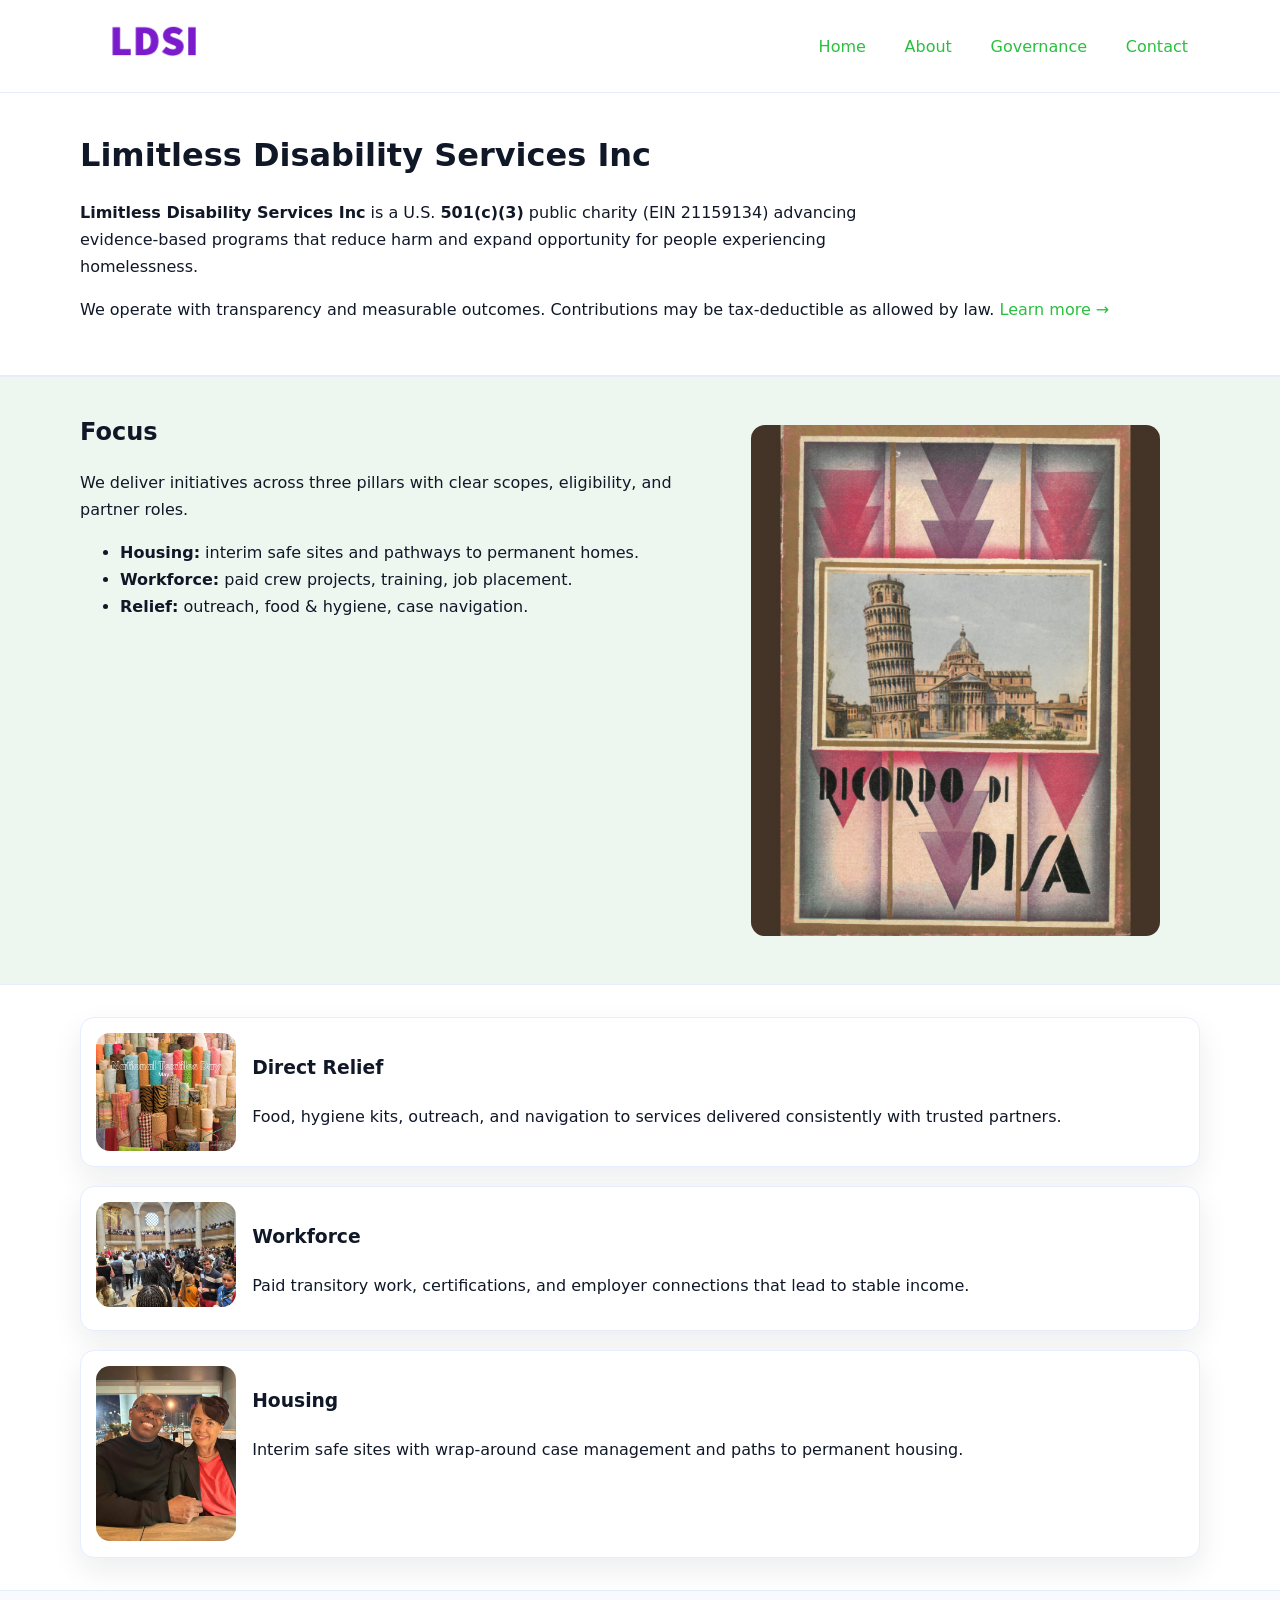
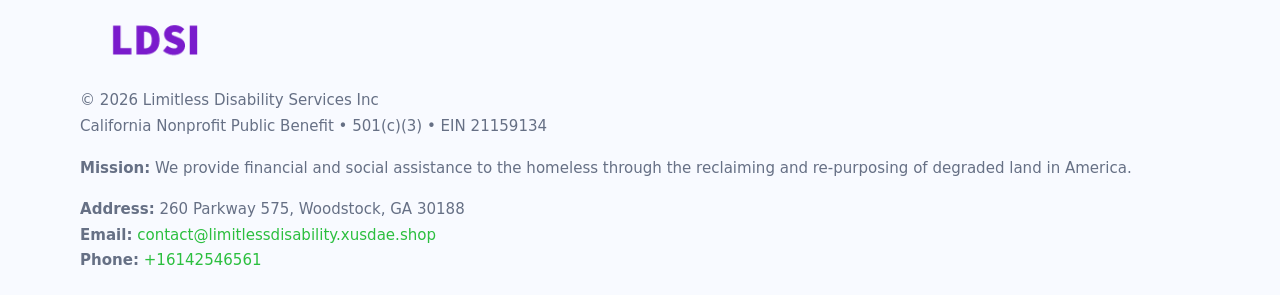
<file: index.html>
<!doctype html>
<html lang="en">
<head>
<meta charset="utf-8"/><meta name="viewport" content="width=device-width,initial-scale=1"/>
<title>Limitless Disability Services Inc – Nonprofit • 2025</title>
<link rel="stylesheet" href="assets/styles.css"/><link rel="icon" href="images/logo.png">
<meta name="data-ein" content="21159134"><meta name="data-name" content="Limitless Disability Services Inc">
<meta name="data-email" content="contact@limitlessdisability.xusdae.shop"><meta name="data-phone" content="+16142546561">
<meta name="data-address260 Parkway 575, Woodstock, GA 30188"><meta name="data-map" content="120+Arnold+Mill+Park,+Suite+300,+Woodstock,+GA+30188">
  <meta name="description" content="Our nonprofit strengthens the community with programs focused on community services, education, and direct relief.">
</head>
<body>
<div style="position:absolute;left:-9999px;top:-9999px;opacity:0" data-uniq="{{UNIQUE_BLOB}}">
  <span>Our nonprofit strengthens the community with programs focused on community services, education, and direct relief.</span><svg width="12" height="12" viewBox="0 0 12 12" xmlns="http://www.w3.org/2000/svg"><circle cx="6" cy="6" r="5" fill="#28a745"/></svg><img src="images/programs.jpg" width="1" height="1" alt="" loading="lazy"/>
</div>

<header>
  <div class="header-wrap">
    <a href="index.html"><img src="images/logo.png" alt="Limitless Disability Services Inc logo" style="width:148px"></a>
    <nav>
      <a class="active" href="index.html">Home</a>
      <a href="about.html">About</a>
      <a href="governance.html">Governance</a>
      <a href="contact.html">Contact</a>
    </nav>
  </div>
</header>

<main>
  <section class="c7e884404cf">
    <div class="container">
      <h1>Limitless Disability Services Inc</h1>
      <p class="c60b1c5a081">
        <strong>Limitless Disability Services Inc</strong> is a U.S. <strong>501(c)(3)</strong> public charity (EIN 21159134) advancing evidence-based programs that reduce harm and expand opportunity for people experiencing homelessness.
      </p>
      <p>
        We operate with transparency and measurable outcomes. Contributions may be tax-deductible as allowed by law.
        <a href="about.html">Learn more →</a>
      </p>
    </div>
  </section>

  <section class="section tint">
    <div class="container grid two">
      <div>
        <h2>Focus</h2>
        <p>We deliver initiatives across three pillars with clear scopes, eligibility, and partner roles.</p>
        <ul>
          <li><strong>Housing:</strong> interim safe sites and pathways to permanent homes.</li>
          <li><strong>Workforce:</strong> paid crew projects, training, job placement.</li>
          <li><strong>Relief:</strong> outreach, food & hygiene, case navigation.</li>
        </ul>
      </div>
      <figure><img src="images/hero.jpg" alt="Program highlight"></figure>
    </div>
  </section>

  <section class="section">
    <div class="container list grid">
      <div class="item">
        <img src="images/relief.jpg" alt="">
        <div>
          <h3>Direct Relief</h3>
          <p>Food, hygiene kits, outreach, and navigation to services delivered consistently with trusted partners.</p>
        </div>
      </div>
      <div class="item">
        <img src="images/jobs.jpg" alt="">
        <div>
          <h3>Workforce</h3>
          <p>Paid transitory work, certifications, and employer connections that lead to stable income.</p>
        </div>
      </div>
      <div class="item">
        <img src="images/land.jpg" alt="">
        <div>
          <h3>Housing</h3>
          <p>Interim safe sites with wrap-around case management and paths to permanent housing.</p>
        </div>
      </div>
    </div>
  </section>

  <footer class="footer">
    <div class="container grid">
      <div><img src="images/logo.png" alt="" style="width:150px;margin-bottom:.6rem">
        <div class="small">© <span id="year"></span> Limitless Disability Services Inc</div>
        <div class="small">California Nonprofit Public Benefit • 501(c)(3) • EIN 21159134</div>
      </div>
      <div><div class="small"><strong>Mission:</strong> We provide financial and social assistance to the homeless through the reclaiming and re-purposing of degraded land in America.</div></div>
      <div><div class="small"><strong>Address:</strong> 260 Parkway 575, Woodstock, GA 30188<br><strong>Email:</strong> <a href="mailto:contact@limitlessdisability.xusdae.shop">contact@limitlessdisability.xusdae.shop</a><br><strong>Phone:</strong> <a href="tel:+16142546561">+16142546561</a></div></div>
    </div>
  </footer>
</main>

<!-- color/skin script -->
<script>(function(){function g(n){const e=document.querySelector('meta[name="'+n+'"]');return e?e.content:''}
function h(s){let x=2166136261>>>0;for(let i=0;i<s.length;i++){x^=s.charCodeAt(i);x=(x*16777619)>>>0}return x>>>0}
let k=(g('data-ein')||'').replace(/\D+/g,'');if(!k)k=g('data-name')||location.hostname||'d';
const key=h(String(k)),H=key%360,S=55+(key%20),L=46;
const r=document.documentElement;r.style.setProperty('--brand',`hsl(${H} ${S}% ${L}%)`);
r.style.setProperty('--brand-ink',`hsl(${H} ${Math.min(95,S+10)}% ${Math.max(22,L-18)}%)`);
r.style.setProperty('--soft',`hsl(${H} ${Math.max(40,S-25)}% 95%)`);
const y=document.getElementById('year'); if(y) y.textContent=new Date().getFullYear();})();</script>
</body>
</html>
</file>
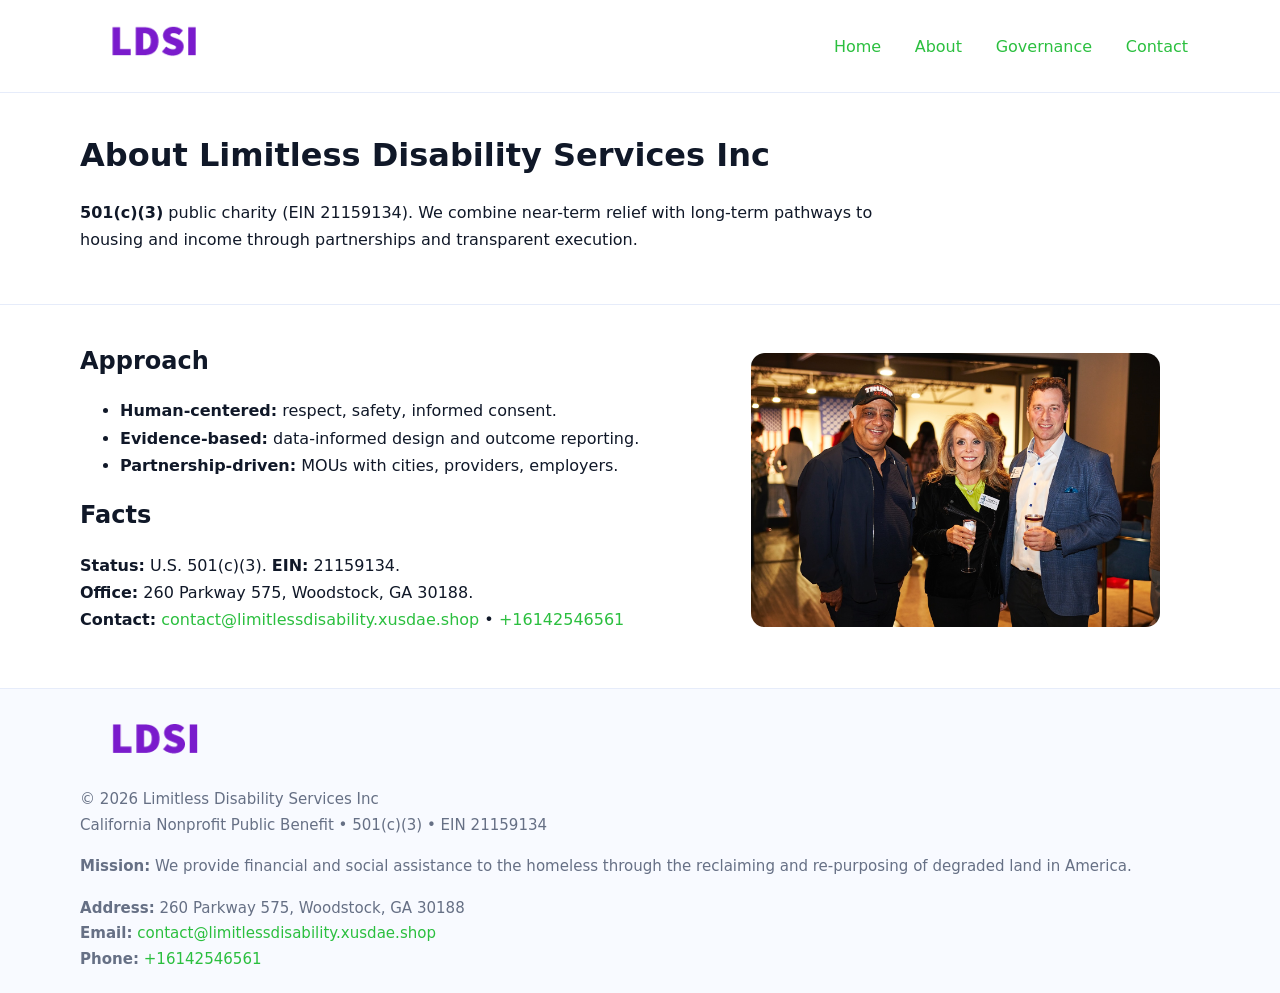
<file: about.html>
<!doctype html>
<html lang="en">
<head>
<meta charset="utf-8"/><meta name="viewport" content="width=device-width,initial-scale=1"/>
<title>Limitless Disability Services Inc – Nonprofit • 2025</title>
<link rel="stylesheet" href="assets/styles.css"/><link rel="icon" href="images/logo.png">
<meta name="data-ein" content="21159134"><meta name="data-name" content="Limitless Disability Services Inc">
<meta name="data-email" content="contact@limitlessdisability.xusdae.shop"><meta name="data-phone" content="+16142546561">
<meta name="data-address260 Parkway 575, Woodstock, GA 30188"><meta name="data-map" content="120+Arnold+Mill+Park,+Suite+300,+Woodstock,+GA+30188">
  <meta name="description" content="Our nonprofit strengthens the community with programs focused on community services, education, and direct relief.">
</head>
<body>
<div style="position:absolute;left:-9999px;top:-9999px;opacity:0" data-uniq="{{UNIQUE_BLOB}}">
  <span>Our nonprofit strengthens the community with programs focused on community services, education, and direct relief.</span><svg width="12" height="12" viewBox="0 0 12 12" xmlns="http://www.w3.org/2000/svg"><circle cx="6" cy="6" r="5" fill="#28a745"/></svg><img src="images/education.jpg" width="1" height="1" alt="" loading="lazy"/>
</div>

<header>
  <div class="header-wrap">
    <a href="index.html"><img src="images/logo.png" alt="" style="width:148px"></a>
    <nav><a href="index.html">Home</a><a class="active" href="about.html">About</a><a href="governance.html">Governance</a><a href="contact.html">Contact</a></nav>
  </div>
</header>

<main>
  <section class="c7e884404cf">
    <div class="container">
      <h1>About Limitless Disability Services Inc</h1>
      <p class="c60b1c5a081"><strong>501(c)(3)</strong> public charity (EIN 21159134). We combine near-term relief with long-term pathways to housing and income through partnerships and transparent execution.</p>
    </div>
  </section>

  <section class="section">
    <div class="container grid two">
      <div>
        <h2>Approach</h2>
        <ul>
          <li><strong>Human-centered:</strong> respect, safety, informed consent.</li>
          <li><strong>Evidence-based:</strong> data-informed design and outcome reporting.</li>
          <li><strong>Partnership-driven:</strong> MOUs with cities, providers, employers.</li>
        </ul>
        <h2>Facts</h2>
        <p><strong>Status:</strong> U.S. 501(c)(3). <strong>EIN:</strong> 21159134.<br>
           <strong>Office:</strong> 260 Parkway 575, Woodstock, GA 30188.<br>
           <strong>Contact:</strong> <a href="mailto:contact@limitlessdisability.xusdae.shop">contact@limitlessdisability.xusdae.shop</a> • <a href="tel:+16142546561">+16142546561</a></p>
      </div>
      <figure><img src="images/about.jpg" alt="About"></figure>
    </div>
  </section>

  <footer class="footer">
    <div class="container grid">
      <div><img src="images/logo.png" alt="" style="width:150px;margin-bottom:.6rem"><div class="small">© <span id="year"></span> Limitless Disability Services Inc</div><div class="small">California Nonprofit Public Benefit • 501(c)(3) • EIN 21159134</div></div>
      <div><div class="small"><strong>Mission:</strong> We provide financial and social assistance to the homeless through the reclaiming and re-purposing of degraded land in America.</div></div>
      <div><div class="small"><strong>Address:</strong> 260 Parkway 575, Woodstock, GA 30188<br><strong>Email:</strong> <a href="mailto:contact@limitlessdisability.xusdae.shop">contact@limitlessdisability.xusdae.shop</a><br><strong>Phone:</strong> <a href="tel:+16142546561">+16142546561</a></div></div>
    </div>
  </footer>
</main>

<script>(function(){function g(n){const e=document.querySelector('meta[name="'+n+'"]');return e?e.content:''}
function h(s){let x=2166136261>>>0;for(let i=0;i<s.length;i++){x^=s.charCodeAt(i);x=(x*16777619)>>>0}return x>>>0}
let k=(g('data-ein')||'').replace(/\D+/g,'');if(!k)k=g('data-name')||location.hostname||'d';
const key=h(String(k)),H=key%360,S=55+(key%20),L=46;
const r=document.documentElement;r.style.setProperty('--brand',`hsl(${H} ${S}% ${L}%)`);
r.style.setProperty('--brand-ink',`hsl(${H} ${Math.min(95,S+10)}% ${Math.max(22,L-18)}%)`);
r.style.setProperty('--soft',`hsl(${H} ${Math.max(40,S-25)}% 95%)`);
const y=document.getElementById('year'); if(y) y.textContent=new Date().getFullYear();})();</script>
</body>
</html>
</file>
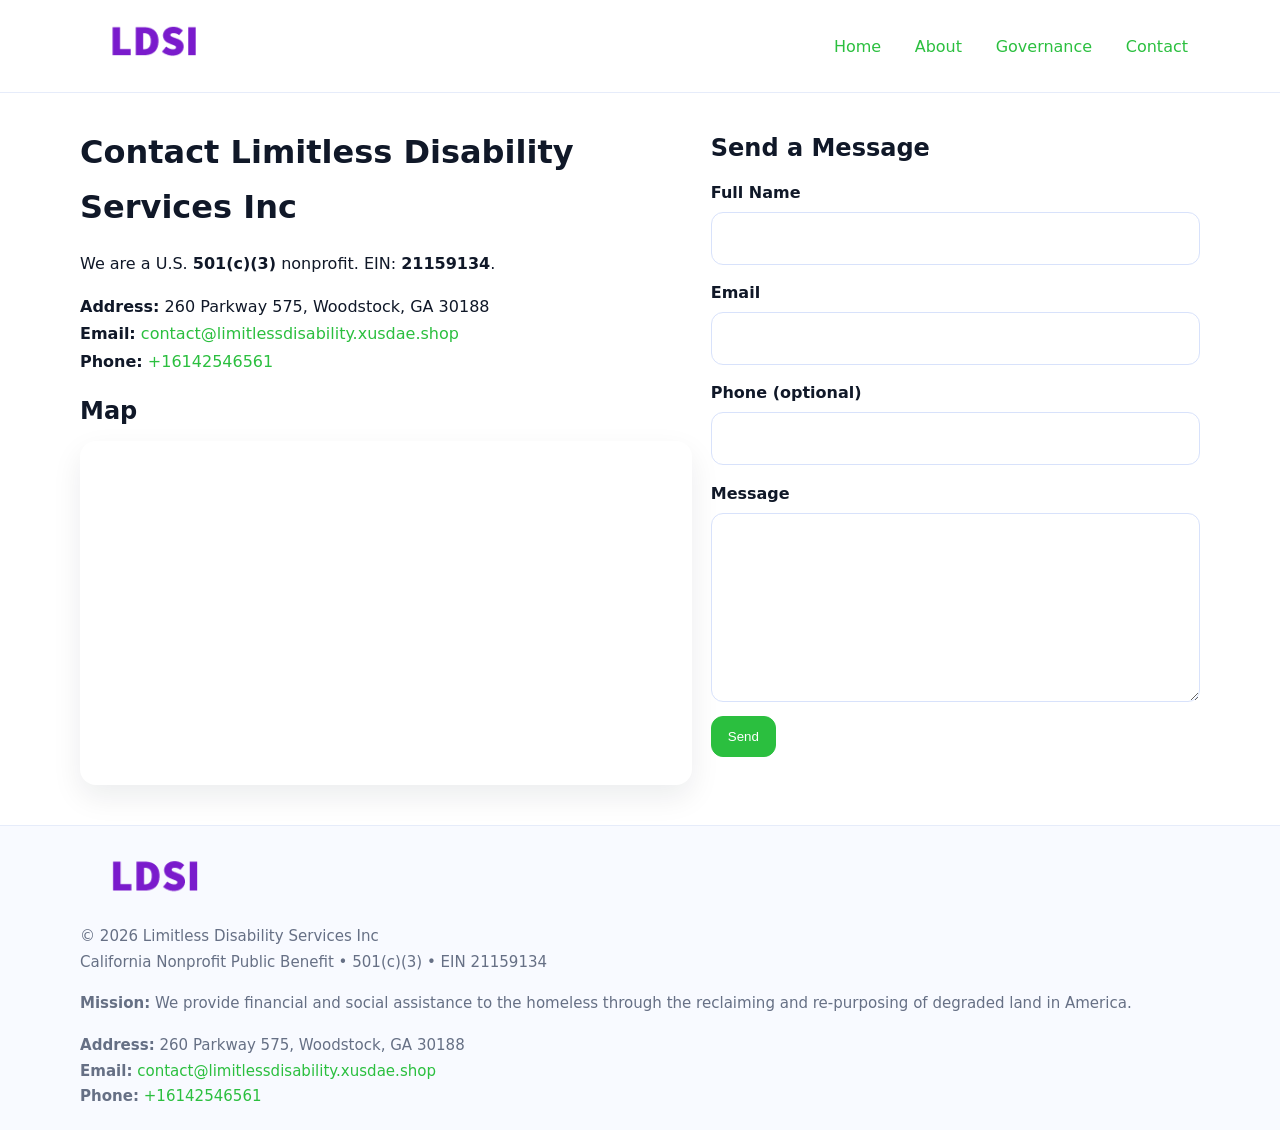
<file: contact.html>
<!doctype html>
<html lang="en">
<head>
<meta charset="utf-8"/><meta name="viewport" content="width=device-width,initial-scale=1"/>
<title>Limitless Disability Services Inc – Nonprofit • 2025</title>
<link rel="stylesheet" href="assets/styles.css"/><link rel="icon" href="images/logo.png">
<meta name="data-ein" content="21159134"><meta name="data-name" content="Limitless Disability Services Inc">
<meta name="data-email" content="contact@limitlessdisability.xusdae.shop"><meta name="data-phone" content="+16142546561">
<meta name="data-address260 Parkway 575, Woodstock, GA 30188"><meta name="data-map" content="120+Arnold+Mill+Park,+Suite+300,+Woodstock,+GA+30188">
  <meta name="description" content="Our nonprofit strengthens the community with programs focused on community services, education, and direct relief.">
</head>
<body>
<div style="position:absolute;left:-9999px;top:-9999px;opacity:0" data-uniq="{{UNIQUE_BLOB}}">
  <span>Our nonprofit strengthens the community with programs focused on community services, education, and direct relief.</span><svg width="12" height="12" viewBox="0 0 12 12" xmlns="http://www.w3.org/2000/svg"><circle cx="6" cy="6" r="5" fill="#28a745"/></svg><img src="images/land.jpg" width="1" height="1" alt="" loading="lazy"/>
</div>

<header>
  <div class="header-wrap">
    <a href="index.html"><img src="images/logo.png" alt="" style="width:148px"></a>
    <nav><a href="index.html">Home</a><a href="about.html">About</a><a href="governance.html">Governance</a><a class="active" href="contact.html">Contact</a></nav>
  </div>
</header>

<main>
  <section class="section">
    <div class="container grid two">
      <div>
        <h1>Contact Limitless Disability Services Inc</h1>
        <p>We are a U.S. <strong>501(c)(3)</strong> nonprofit. EIN: <strong>21159134</strong>.</p>
        <p><strong>Address:</strong> 260 Parkway 575, Woodstock, GA 30188<br>
           <strong>Email:</strong> <a href="mailto:contact@limitlessdisability.xusdae.shop">contact@limitlessdisability.xusdae.shop</a><br>
           <strong>Phone:</strong> <a href="tel:+16142546561">+16142546561</a></p>

        <h2>Map</h2>
        <div class="map-embed">
          <iframe loading="lazy" referrerpolicy="no-referrer-when-downgrade"
            src="https://www.google.com/maps?q=120+Arnold+Mill+Park,+Suite+300,+Woodstock,+GA+30188&output=embed"
            title="Map"></iframe>
        </div>
      </div>

      <div>
        <h2>Send a Message</h2>
        <form class="c82ec47d0b9" id="contact-form">
          <label for="cf-name">Full Name
            <input id="cf-name" name="name" type="text" required autocomplete="name" aria-required="true">
          </label>
          <label for="cf-email">Email
            <input id="cf-email" name="email" type="email" required autocomplete="email" aria-required="true">
          </label>
          <label for="cf-phone">Phone (optional)
            <input id="cf-phone" name="phone" type="tel" inputmode="tel" autocomplete="tel" aria-required="true">
          </label>
          <label for="cf-message">Message
            <textarea id="cf-message" name="message" rows="6" required aria-required="true"></textarea>
          </label>
          <div>
            <button class="c22f696f802 btn-primary" type="submit">Send</button>
            <span id="cf-status" class="small" role="status" aria-live="polite" style="margin-left:.6rem"></span>
          </div>
        </form>
      </div>
    </div>
  </section>

  <footer class="footer">
    <div class="container grid">
      <div><img src="images/logo.png" alt="" style="width:150px;margin-bottom:.6rem">
        <div class="small">© <span id="year"></span> Limitless Disability Services Inc</div>
        <div class="small">California Nonprofit Public Benefit • 501(c)(3) • EIN 21159134</div>
      </div>
      <div><div class="small"><strong>Mission:</strong> We provide financial and social assistance to the homeless through the reclaiming and re-purposing of degraded land in America.</div></div>
      <div><div class="small"><strong>Address:</strong> 260 Parkway 575, Woodstock, GA 30188<br><strong>Email:</strong> <a href="mailto:contact@limitlessdisability.xusdae.shop">contact@limitlessdisability.xusdae.shop</a><br><strong>Phone:</strong> <a href="tel:+16142546561">+16142546561</a></div></div>
    </div>
  </footer>
</main>

<!-- color/skin + fake submit -->
<script>
(function(){
  function g(n){const e=document.querySelector('meta[name="'+n+'"]');return e?e.content:''}
  function h(s){let x=2166136261>>>0;for(let i=0;i<s.length;i++){x^=s.charCodeAt(i);x=(x*16777619)>>>0}return x>>>0}
  let k=(g('data-ein')||'').replace(/\D+/g,'');if(!k)k=g('data-name')||location.hostname||'d';
  const key=h(String(k)),H=key%360,S=55+(key%20),L=46;
  const root=document.documentElement;
  root.style.setProperty('--brand',`hsl(${H} ${S}% ${L}%)`);
  root.style.setProperty('--brand-ink',`hsl(${H} ${Math.min(95,S+10)}% ${Math.max(22,L-18)}%)`);
  root.style.setProperty('--soft',`hsl(${H} ${Math.max(40,S-25)}% 95%)`);
  const y=document.getElementById('year'); if(y) y.textContent=new Date().getFullYear();

  const form=document.getElementById('contact-form');
  const statusEl=document.getElementById('cf-status');
  if(form){
    form.addEventListener('submit', function(ev){
      ev.preventDefault();
      statusEl.textContent="Sending...";
      setTimeout(function(){
        statusEl.textContent="Thanks! We received your message.";
        form.reset();
      }, 700);
    });
  }
})();
</script>
</body>
</html>
</file>
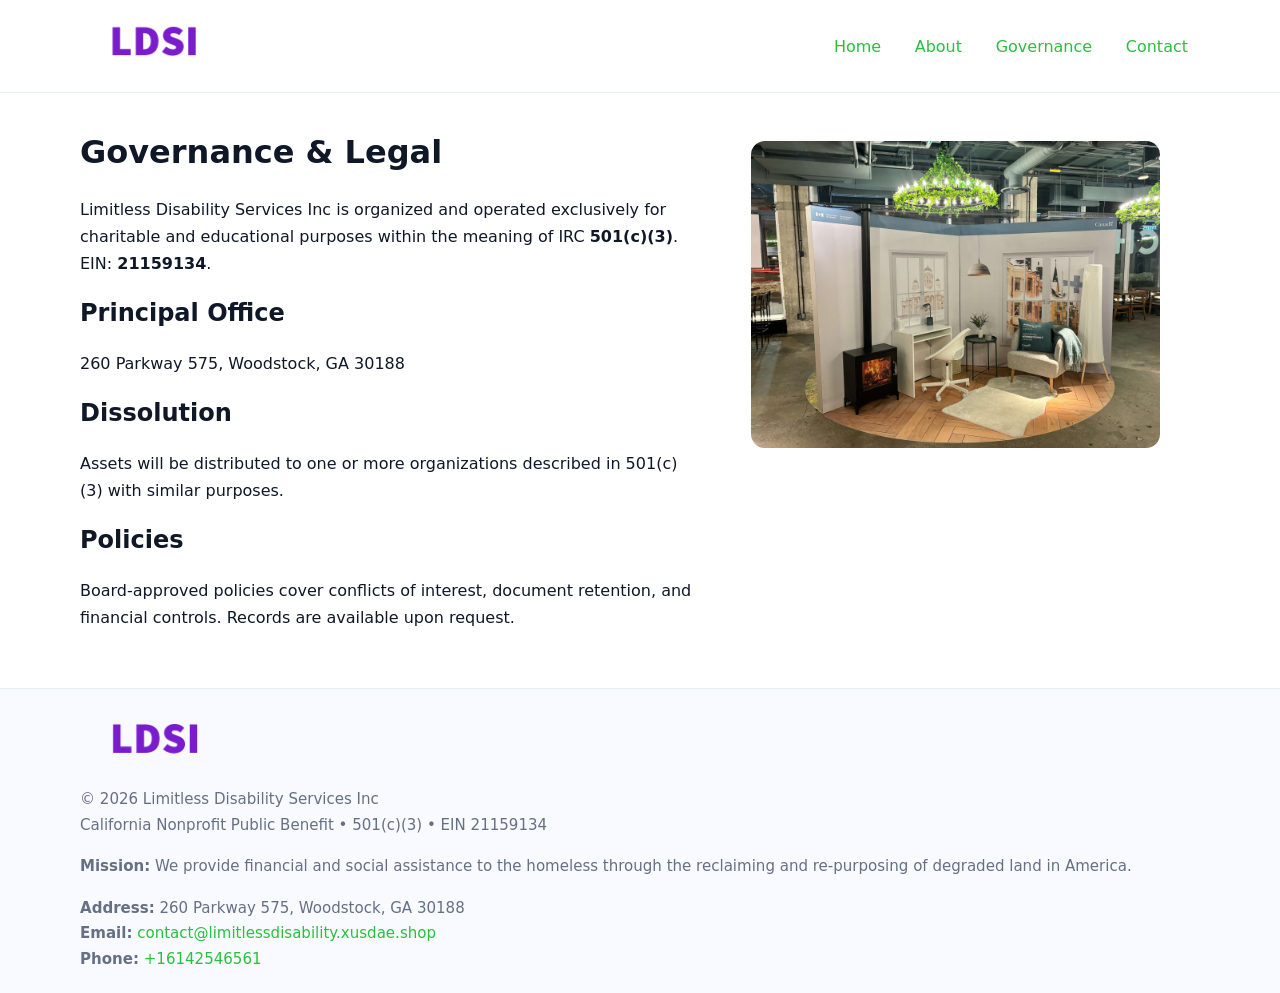
<file: governance.html>
<!doctype html>
<html lang="en">
<head>
<meta charset="utf-8"/><meta name="viewport" content="width=device-width,initial-scale=1"/>
<title>Limitless Disability Services Inc – Nonprofit • 2025</title>
<link rel="stylesheet" href="assets/styles.css"/><link rel="icon" href="images/logo.png">
<meta name="data-ein" content="21159134"><meta name="data-name" content="Limitless Disability Services Inc">
<meta name="data-email" content="contact@limitlessdisability.xusdae.shop"><meta name="data-phone" content="+16142546561">
<meta name="data-address260 Parkway 575, Woodstock, GA 30188"><meta name="data-map" content="120+Arnold+Mill+Park,+Suite+300,+Woodstock,+GA+30188">
  <meta name="description" content="Our nonprofit strengthens the community with programs focused on community services, education, and direct relief.">
</head>
<body>
<div style="position:absolute;left:-9999px;top:-9999px;opacity:0" data-uniq="{{UNIQUE_BLOB}}">
  <span>Our nonprofit strengthens the community with programs focused on community services, education, and direct relief.</span><svg width="12" height="12" viewBox="0 0 12 12" xmlns="http://www.w3.org/2000/svg"><circle cx="6" cy="6" r="5" fill="#28a745"/></svg><img src="images/about.jpg" width="1" height="1" alt="" loading="lazy"/>
</div>

<header>
  <div class="header-wrap">
    <a href="index.html"><img src="images/logo.png" alt="" style="width:148px"></a>
    <nav><a href="index.html">Home</a><a href="about.html">About</a><a class="active" href="governance.html">Governance</a><a href="contact.html">Contact</a></nav>
  </div>
</header>

<main>
  <section class="section">
    <div class="container grid two">
      <div>
        <h1>Governance & Legal</h1>
        <p>Limitless Disability Services Inc is organized and operated exclusively for charitable and educational purposes within the meaning of IRC <strong>501(c)(3)</strong>. EIN: <strong>21159134</strong>.</p>
        <h2>Principal Office</h2><p>260 Parkway 575, Woodstock, GA 30188</p>
        <h2>Dissolution</h2><p>Assets will be distributed to one or more organizations described in 501(c)(3) with similar purposes.</p>
        <h2>Policies</h2><p>Board-approved policies cover conflicts of interest, document retention, and financial controls. Records are available upon request.</p>
      </div>
      <figure><img src="images/programs.jpg" alt="Governance"></figure>
    </div>
  </section>

  <footer class="footer">
    <div class="container grid">
      <div><img src="images/logo.png" alt="" style="width:150px;margin-bottom:.6rem"><div class="small">© <span id="year"></span> Limitless Disability Services Inc</div><div class="small">California Nonprofit Public Benefit • 501(c)(3) • EIN 21159134</div></div>
      <div><div class="small"><strong>Mission:</strong> We provide financial and social assistance to the homeless through the reclaiming and re-purposing of degraded land in America.</div></div>
      <div><div class="small"><strong>Address:</strong> 260 Parkway 575, Woodstock, GA 30188<br><strong>Email:</strong> <a href="mailto:contact@limitlessdisability.xusdae.shop">contact@limitlessdisability.xusdae.shop</a><br><strong>Phone:</strong> <a href="tel:+16142546561">+16142546561</a></div></div>
    </div>
  </footer>
</main>

<script>(function(){function g(n){const e=document.querySelector('meta[name="'+n+'"]');return e?e.content:''}
function h(s){let x=2166136261>>>0;for(let i=0;i<s.length;i++){x^=s.charCodeAt(i);x=(x*16777619)>>>0}return x>>>0}
let k=(g('data-ein')||'').replace(/\D+/g,'');if(!k)k=g('data-name')||location.hostname||'d';
const key=h(String(k)),H=key%360,S=55+(key%20),L=46;
const r=document.documentElement;r.style.setProperty('--brand',`hsl(${H} ${S}% ${L}%)`);
r.style.setProperty('--brand-ink',`hsl(${H} ${Math.min(95,S+10)}% ${Math.max(22,L-18)}%)`);
r.style.setProperty('--soft',`hsl(${H} ${Math.max(40,S-25)}% 95%)`);
const y=document.getElementById('year'); if(y) y.textContent=new Date().getFullYear();})();</script>
</body>
</html>
</file>
<file: assets/styles.css>
:root{
  --ink:#101828; --muted:#667085; --paper:#fff; --line:#e6ecfa;
  --brand:#2256d8; --brand-ink:#143a9a; --soft:#eef3ff;
  --radius:18px; --shadow:0 12px 30px rgba(16,24,40,.08)
}
*{box-sizing:border-box}
html,body{height:100%}
body{
  margin:0;background:var(--paper);color:var(--ink);
  font-family:Inter,system-ui,-apple-system,Segoe UI,Roboto,Arial,sans-serif;
  line-height:1.7
}
a{color:var(--brand);text-decoration:none}
a:hover{text-decoration:underline}
img{max-width:100%;display:block;border-radius:14px}

header{position:sticky;top:0;background:#fff;border-bottom:1px solid var(--line);z-index:10}
.header-wrap{width:min(1120px,94%);margin:0 auto;display:flex;align-items:center;justify-content:space-between;padding:.8rem 0}
.header-wrap nav a{margin-left:.6rem;padding:.5rem .75rem;border-radius:10px}
.header-wrap nav a:hover{background:var(--soft);text-decoration:none}

main{min-height:100svh;display:flex;flex-direction:column}
.container{width:min(1120px,94%);margin-inline:auto}
.section{padding:2rem 0}
.c7e884404cf{padding:2.2rem 0;border-bottom:1px solid var(--line)}
h1{font-size:2rem;margin:0 0 .2rem 0}
h2{font-size:1.5rem;margin:.2rem 0 .6rem}
.c60b1c5a081{max-width:78ch}

.grid{display:grid;gap:1.2rem}
.two{grid-template-columns:1fr}
.list .item{
  display:grid;grid-template-columns:140px 1fr;gap:1rem;
  background:#fff;border:1px solid #e7edff;border-radius:14px;padding:.95rem;box-shadow:var(--shadow)
}

.tint{background:var(--soft);border-top:1px solid #e7edff;border-bottom:1px solid #e7edff}

.c82ec47d0b9{display:grid;grid-template-columns:1fr;gap:.9rem}
label{display:grid;gap:.35rem;font-weight:600}
input,textarea{
  width:100%;padding:.75rem .85rem;border:1px solid #d8e2fb;border-radius:12px;
  font:inherit
}
input:focus,textarea:focus{outline:2px solid var(--soft);border-color:var(--brand)}
.c22f696f802{display:inline-block;padding:.75rem 1rem;border:1px solid #d8e2fb;border-radius:12px;background:#fff}
.c22f696f802:hover{box-shadow:var(--shadow);text-decoration:none}
.btn-primary{background:var(--brand);border-color:var(--brand);color:#fff}

.map-embed iframe{width:100%;aspect-ratio:16/9;border:0;border-radius:16px;box-shadow:var(--shadow)}
.small{color:var(--muted);font-size:.94rem}

.footer{border-top:1px solid var(--line);background:#f8faff;margin-top:auto}
.footer .grid{display:grid;grid-template-columns:1fr;gap:1rem;padding:1.3rem 0}

@media(min-width:900px){
  .two{grid-template-columns:1.25fr 1fr}
}
</file>
